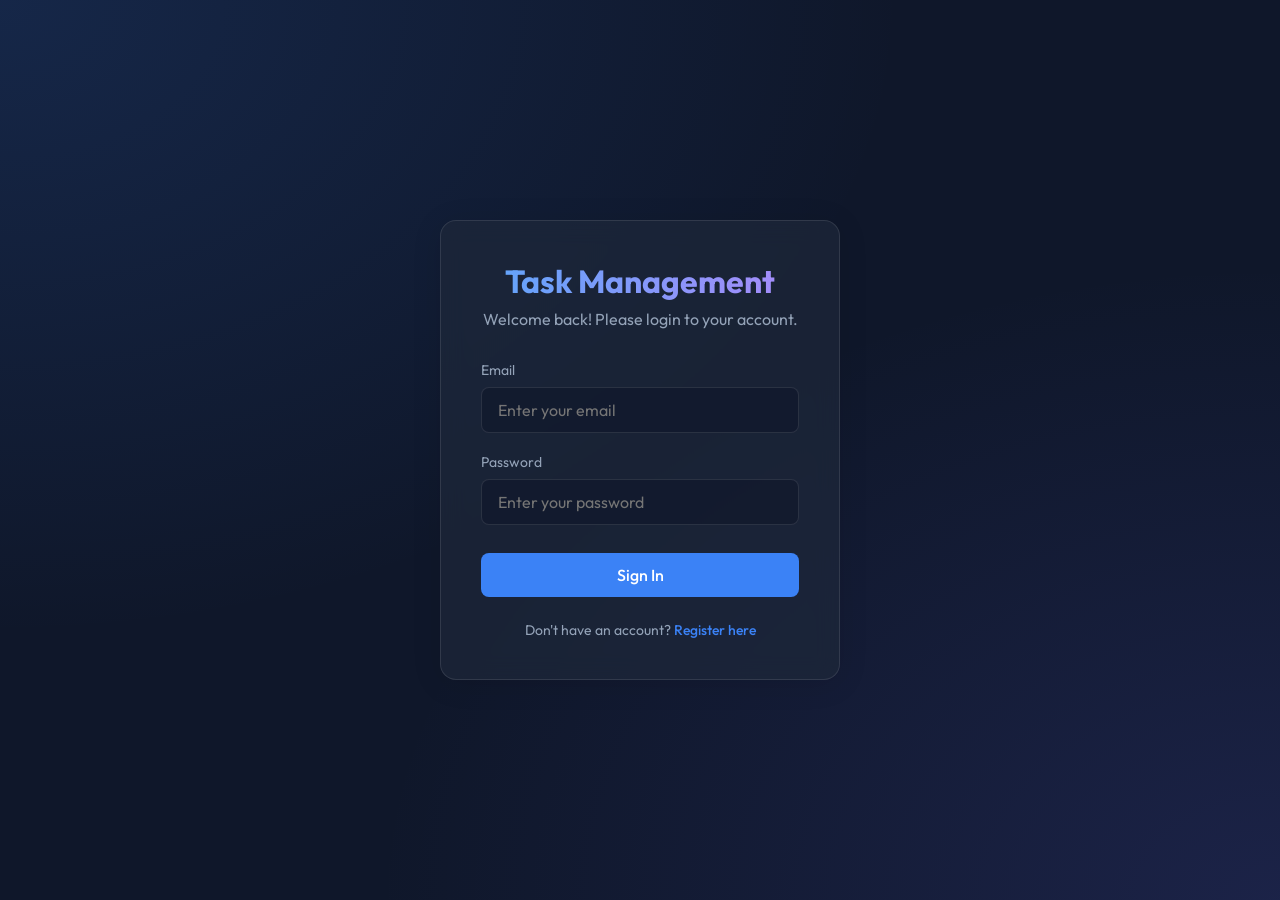
<file: task-management-system/src/main/resources/static/index.html>
<!DOCTYPE html>
<html lang="en">
<head>
    <meta charset="UTF-8">
    <meta name="viewport" content="width=device-width, initial-scale=1.0">
    <title>Task Management | Premium Management</title>
    <link href="https://fonts.googleapis.com/css2?family=Outfit:wght@300;400;500;600;700&display=swap" rel="stylesheet">
    <link rel="stylesheet" href="styles.css">
</head>
<body>
    <div id="toast" class="toast hidden">Message</div>

    <!-- Authentication Container -->
    <div id="auth-container" class="auth-wrapper">
        <div class="glass-panel auth-panel">
            <div class="auth-header">
                <h2>Task Management</h2>
                <p id="auth-subtitle">Welcome back! Please login to your account.</p>
            </div>
            
            <!-- Login Form -->
            <form id="login-form" class="auth-form">
                <div class="input-group">
                    <label for="login-email">Email</label>
                    <input type="email" id="login-email" required placeholder="Enter your email">
                </div>
                <div class="input-group">
                    <label for="login-password">Password</label>
                    <input type="password" id="login-password" required placeholder="Enter your password">
                </div>
                <button type="submit" class="btn primary-btn">Sign In</button>
                <p class="switch-auth">Don't have an account? <a href="#" id="show-register">Register here</a></p>
            </form>

            <!-- Register Form -->
            <form id="register-form" class="auth-form hidden">
                <div class="input-group">
                    <label for="reg-username">Username</label>
                    <input type="text" id="reg-username" required placeholder="Choose a username">
                </div>
                <div class="input-group">
                    <label for="reg-email">Email</label>
                    <input type="email" id="reg-email" required placeholder="Enter your email">
                </div>
                <div class="input-group">
                    <label for="reg-password">Password</label>
                    <input type="password" id="reg-password" required placeholder="Create a password">
                </div>
                <button type="submit" class="btn primary-btn">Create Account</button>
                <p class="switch-auth">Already have an account? <a href="#" id="show-login">Sign In</a></p>
            </form>
        </div>
    </div>

    <!-- Dashboard Container -->
    <div id="dashboard-container" class="dashboard-wrapper hidden">
        <nav class="glass-nav">
            <div class="nav-brand">Task Management</div>
            <div class="nav-actions">
                <span id="user-greeting">Hello, User</span>
                <button id="logout-btn" class="btn outline-btn">Logout</button>
            </div>
        </nav>

        <main class="dashboard-main">
            <section class="task-creation glass-panel">
                <h3>Create New Task</h3>
                <form id="create-task-form" class="task-form">
                    <div class="form-row">
                        <div class="input-group flex-2">
                            <input type="text" id="task-title" required placeholder="Task Title">
                        </div>
                        <div class="input-group flex-1">
                            <select id="task-priority" required>
                                <option value="" disabled selected>Priority</option>
                                <option value="1">1 - Lowest</option>
                                <option value="2">2 - Low</option>
                                <option value="3">3 - Medium</option>
                                <option value="4">4 - High</option>
                                <option value="5">5 - Critical</option>
                            </select>
                        </div>
                        <div class="input-group flex-1">
                            <input type="date" id="task-date" required>
                        </div>
                        <div class="input-group flex-1">
                            <select id="task-status" required>
                                <option value="TODO">To Do</option>
                                <option value="IN_PROGRESS">In Progress</option>
                                <option value="DONE">Done</option>
                            </select>
                        </div>
                    </div>
                    <div class="form-row">
                        <div class="input-group flex-1">
                            <input type="text" id="task-desc" placeholder="Task Description (Optional)">
                        </div>
                        <button type="submit" class="btn primary-btn add-btn">Add Task</button>
                    </div>
                </form>
            </section>

            <section class="task-board">
                <div class="board-column">
                    <h4 class="column-header todo-header">To Do</h4>
                    <div id="tasks-todo" class="task-list"></div>
                </div>
                <div class="board-column">
                    <h4 class="column-header inprogress-header">In Progress</h4>
                    <div id="tasks-inprogress" class="task-list"></div>
                </div>
                <div class="board-column">
                    <h4 class="column-header done-header">Done</h4>
                    <div id="tasks-done" class="task-list"></div>
                </div>
            </section>
        </main>
    </div>

    <!-- Edit Modal -->
    <div id="edit-modal" class="modal hidden">
        <div class="glass-panel modal-content">
            <h3>Edit Task</h3>
            <form id="edit-task-form" class="task-form">
                <input type="hidden" id="edit-task-id">
                <div class="input-group">
                    <label>Title</label>
                    <input type="text" id="edit-task-title" required>
                </div>
                <div class="input-group">
                    <label>Description</label>
                    <input type="text" id="edit-task-desc">
                </div>
                <div class="form-row">
                    <div class="input-group flex-1">
                        <label>Priority</label>
                        <select id="edit-task-priority" required>
                            <option value="1">1 - Lowest</option>
                            <option value="2">2 - Low</option>
                            <option value="3">3 - Medium</option>
                            <option value="4">4 - High</option>
                            <option value="5">5 - Critical</option>
                        </select>
                    </div>
                    <div class="input-group flex-1">
                        <label>Date</label>
                        <input type="date" id="edit-task-date" required>
                    </div>
                    <div class="input-group flex-1">
                        <label>Status</label>
                        <select id="edit-task-status" required>
                            <option value="TODO">To Do</option>
                            <option value="IN_PROGRESS">In Progress</option>
                            <option value="DONE">Done</option>
                        </select>
                    </div>
                </div>
                <div class="modal-actions">
                    <button type="button" id="close-modal-btn" class="btn outline-btn">Cancel</button>
                    <button type="submit" class="btn primary-btn">Save Changes</button>
                </div>
            </form>
        </div>
    </div>

    <script src="app.js"></script>
</body>
</html>
</file>
<file: task-management-system/src/main/resources/static/styles.css>
:root {
    --bg-color: #0f172a;
    --panel-bg: rgba(30, 41, 59, 0.7);
    --panel-border: rgba(255, 255, 255, 0.1);
    --text-primary: #f8fafc;
    --text-secondary: #94a3b8;
    --accent-color: #3b82f6;
    --accent-hover: #2563eb;
    --danger-color: #ef4444;
    --success-color: #10b981;
    --warning-color: #f59e0b;
    --todo-color: #6366f1;
    --in-progress-color: #f59e0b;
    --done-color: #10b981;
}

* {
    box-sizing: border-box;
    margin: 0;
    padding: 0;
}

body {
    font-family: 'Outfit', sans-serif;
    background-color: var(--bg-color);
    background-image: 
        radial-gradient(at 0% 0%, rgba(59, 130, 246, 0.15) 0px, transparent 50%),
        radial-gradient(at 100% 100%, rgba(99, 102, 241, 0.15) 0px, transparent 50%);
    background-attachment: fixed;
    color: var(--text-primary);
    min-height: 100vh;
    display: flex;
    flex-direction: column;
}

/* Utilities */
.hidden { display: none !important; }
.glass-panel {
    background: var(--panel-bg);
    backdrop-filter: blur(12px);
    -webkit-backdrop-filter: blur(12px);
    border: 1px solid var(--panel-border);
    border-radius: 16px;
    box-shadow: 0 4px 30px rgba(0, 0, 0, 0.1);
}

.btn {
    font-family: 'Outfit', sans-serif;
    font-weight: 500;
    font-size: 1rem;
    padding: 0.75rem 1.5rem;
    border-radius: 8px;
    border: none;
    cursor: pointer;
    transition: all 0.2s ease;
}

.primary-btn {
    background-color: var(--accent-color);
    color: white;
}

.primary-btn:hover {
    background-color: var(--accent-hover);
    transform: translateY(-2px);
    box-shadow: 0 4px 12px rgba(59, 130, 246, 0.3);
}

.outline-btn {
    background-color: transparent;
    color: var(--text-primary);
    border: 1px solid var(--panel-border);
}

.outline-btn:hover {
    background-color: rgba(255, 255, 255, 0.05);
}

/* Toast Notification */
.toast {
    position: fixed;
    top: 20px;
    right: 20px;
    padding: 1rem 1.5rem;
    background: var(--panel-bg);
    border-left: 4px solid var(--accent-color);
    border-radius: 8px;
    backdrop-filter: blur(8px);
    color: white;
    z-index: 1000;
    box-shadow: 0 4px 12px rgba(0,0,0,0.2);
    transform: translateX(120%);
    transition: transform 0.3s ease;
}

.toast.show {
    transform: translateX(0);
}

.toast.error { border-left-color: var(--danger-color); }
.toast.success { border-left-color: var(--success-color); }

/* Forms */
.input-group {
    display: flex;
    flex-direction: column;
    margin-bottom: 1.25rem;
}

.input-group label {
    font-size: 0.875rem;
    color: var(--text-secondary);
    margin-bottom: 0.5rem;
}

input, select {
    font-family: 'Outfit', sans-serif;
    background: rgba(15, 23, 42, 0.6);
    border: 1px solid var(--panel-border);
    color: var(--text-primary);
    padding: 0.75rem 1rem;
    border-radius: 8px;
    font-size: 1rem;
    transition: border-color 0.2s;
}

input:focus, select:focus {
    outline: none;
    border-color: var(--accent-color);
}

.form-row {
    display: flex;
    gap: 1rem;
    align-items: flex-end;
    margin-bottom: 1rem;
}

.flex-1 { flex: 1; margin-bottom: 0 !important; }
.flex-2 { flex: 2; margin-bottom: 0 !important; }

/* Auth Views */
.auth-wrapper {
    display: flex;
    justify-content: center;
    align-items: center;
    flex: 1;
    min-height: 100vh;
}

.auth-panel {
    width: 100%;
    max-width: 400px;
    padding: 2.5rem;
}

.auth-header {
    text-align: center;
    margin-bottom: 2rem;
}

.auth-header h2 {
    font-size: 2rem;
    font-weight: 700;
    margin-bottom: 0.5rem;
    background: linear-gradient(to right, #60a5fa, #a78bfa);
    -webkit-background-clip: text;
    -webkit-text-fill-color: transparent;
}

.auth-header p {
    color: var(--text-secondary);
}

.auth-form .btn {
    width: 100%;
    margin-top: 0.5rem;
}

.switch-auth {
    text-align: center;
    margin-top: 1.5rem;
    font-size: 0.875rem;
    color: var(--text-secondary);
}

.switch-auth a {
    color: var(--accent-color);
    text-decoration: none;
    font-weight: 500;
}

/* Dashboard */
.dashboard-wrapper {
    display: flex;
    flex-direction: column;
    min-height: 100vh;
}

.glass-nav {
    display: flex;
    justify-content: space-between;
    align-items: center;
    padding: 1rem 2rem;
    background: rgba(15, 23, 42, 0.8);
    backdrop-filter: blur(12px);
    border-bottom: 1px solid var(--panel-border);
    position: sticky;
    top: 0;
    z-index: 100;
}

.nav-brand {
    font-size: 1.5rem;
    font-weight: 700;
    background: linear-gradient(to right, #60a5fa, #a78bfa);
    -webkit-background-clip: text;
    -webkit-text-fill-color: transparent;
}

.nav-actions {
    display: flex;
    align-items: center;
    gap: 1.5rem;
}

.dashboard-main {
    padding: 2rem;
    max-width: 1400px;
    margin: 0 auto;
    width: 100%;
}

/* Task Creation */
.task-creation {
    padding: 1.5rem 2rem;
    margin-bottom: 2rem;
}

.task-creation h3 {
    margin-bottom: 1.5rem;
    font-weight: 600;
}

/* Task Board */
.task-board {
    display: grid;
    grid-template-columns: repeat(3, 1fr);
    gap: 2rem;
}

.board-column {
    display: flex;
    flex-direction: column;
    gap: 1rem;
}

.column-header {
    font-size: 1.1rem;
    font-weight: 600;
    padding-bottom: 0.5rem;
    border-bottom: 2px solid var(--panel-border);
}

.todo-header { border-bottom-color: var(--todo-color); }
.inprogress-header { border-bottom-color: var(--in-progress-color); }
.done-header { border-bottom-color: var(--done-color); }

.task-list {
    display: flex;
    flex-direction: column;
    gap: 1rem;
    min-height: 150px;
}

/* Task Card */
.task-card {
    background: var(--panel-bg);
    border: 1px solid var(--panel-border);
    border-radius: 12px;
    padding: 1.25rem;
    transition: transform 0.2s, box-shadow 0.2s;
    cursor: pointer;
    position: relative;
    overflow: hidden;
}

.task-card::before {
    content: '';
    position: absolute;
    top: 0;
    left: 0;
    width: 4px;
    height: 100%;
}

.task-card[data-status="TODO"]::before { background-color: var(--todo-color); }
.task-card[data-status="IN_PROGRESS"]::before { background-color: var(--in-progress-color); }
.task-card[data-status="DONE"]::before { background-color: var(--done-color); }

.task-card:hover {
    transform: translateY(-4px);
    box-shadow: 0 8px 20px rgba(0,0,0,0.2);
}

.task-card h5 {
    font-size: 1.1rem;
    margin-bottom: 0.5rem;
    padding-right: 2rem;
}

.task-card p {
    color: var(--text-secondary);
    font-size: 0.9rem;
    margin-bottom: 1rem;
    display: -webkit-box;
    -webkit-line-clamp: 2;
    -webkit-box-orient: vertical;
    overflow: hidden;
}

.task-meta {
    display: flex;
    justify-content: space-between;
    font-size: 0.8rem;
    color: var(--text-secondary);
}

.priority-badge {
    padding: 0.2rem 0.5rem;
    border-radius: 4px;
    background: rgba(255,255,255,0.1);
}

.priority-5 { color: #ef4444; background: rgba(239, 68, 68, 0.1); }
.priority-4 { color: #f97316; background: rgba(249, 115, 22, 0.1); }
.priority-3 { color: #f59e0b; background: rgba(245, 158, 11, 0.1); }
.priority-2 { color: #3b82f6; background: rgba(59, 130, 246, 0.1); }
.priority-1 { color: #10b981; background: rgba(16, 185, 129, 0.1); }

.task-actions {
    position: absolute;
    top: 1rem;
    right: 1rem;
    opacity: 0;
    transition: opacity 0.2s;
}

.task-card:hover .task-actions {
    opacity: 1;
}

.icon-btn {
    background: transparent;
    border: none;
    color: var(--text-secondary);
    cursor: pointer;
    padding: 0.2rem;
}

.icon-btn:hover.delete-btn { color: var(--danger-color); }

/* Modal */
.modal {
    position: fixed;
    top: 0;
    left: 0;
    width: 100%;
    height: 100%;
    background: rgba(0, 0, 0, 0.6);
    backdrop-filter: blur(4px);
    display: flex;
    justify-content: center;
    align-items: center;
    z-index: 1000;
}

.modal-content {
    width: 100%;
    max-width: 600px;
    padding: 2rem;
}

.modal-content h3 {
    margin-bottom: 1.5rem;
}

.modal-actions {
    display: flex;
    justify-content: flex-end;
    gap: 1rem;
    margin-top: 1.5rem;
}
</file>
